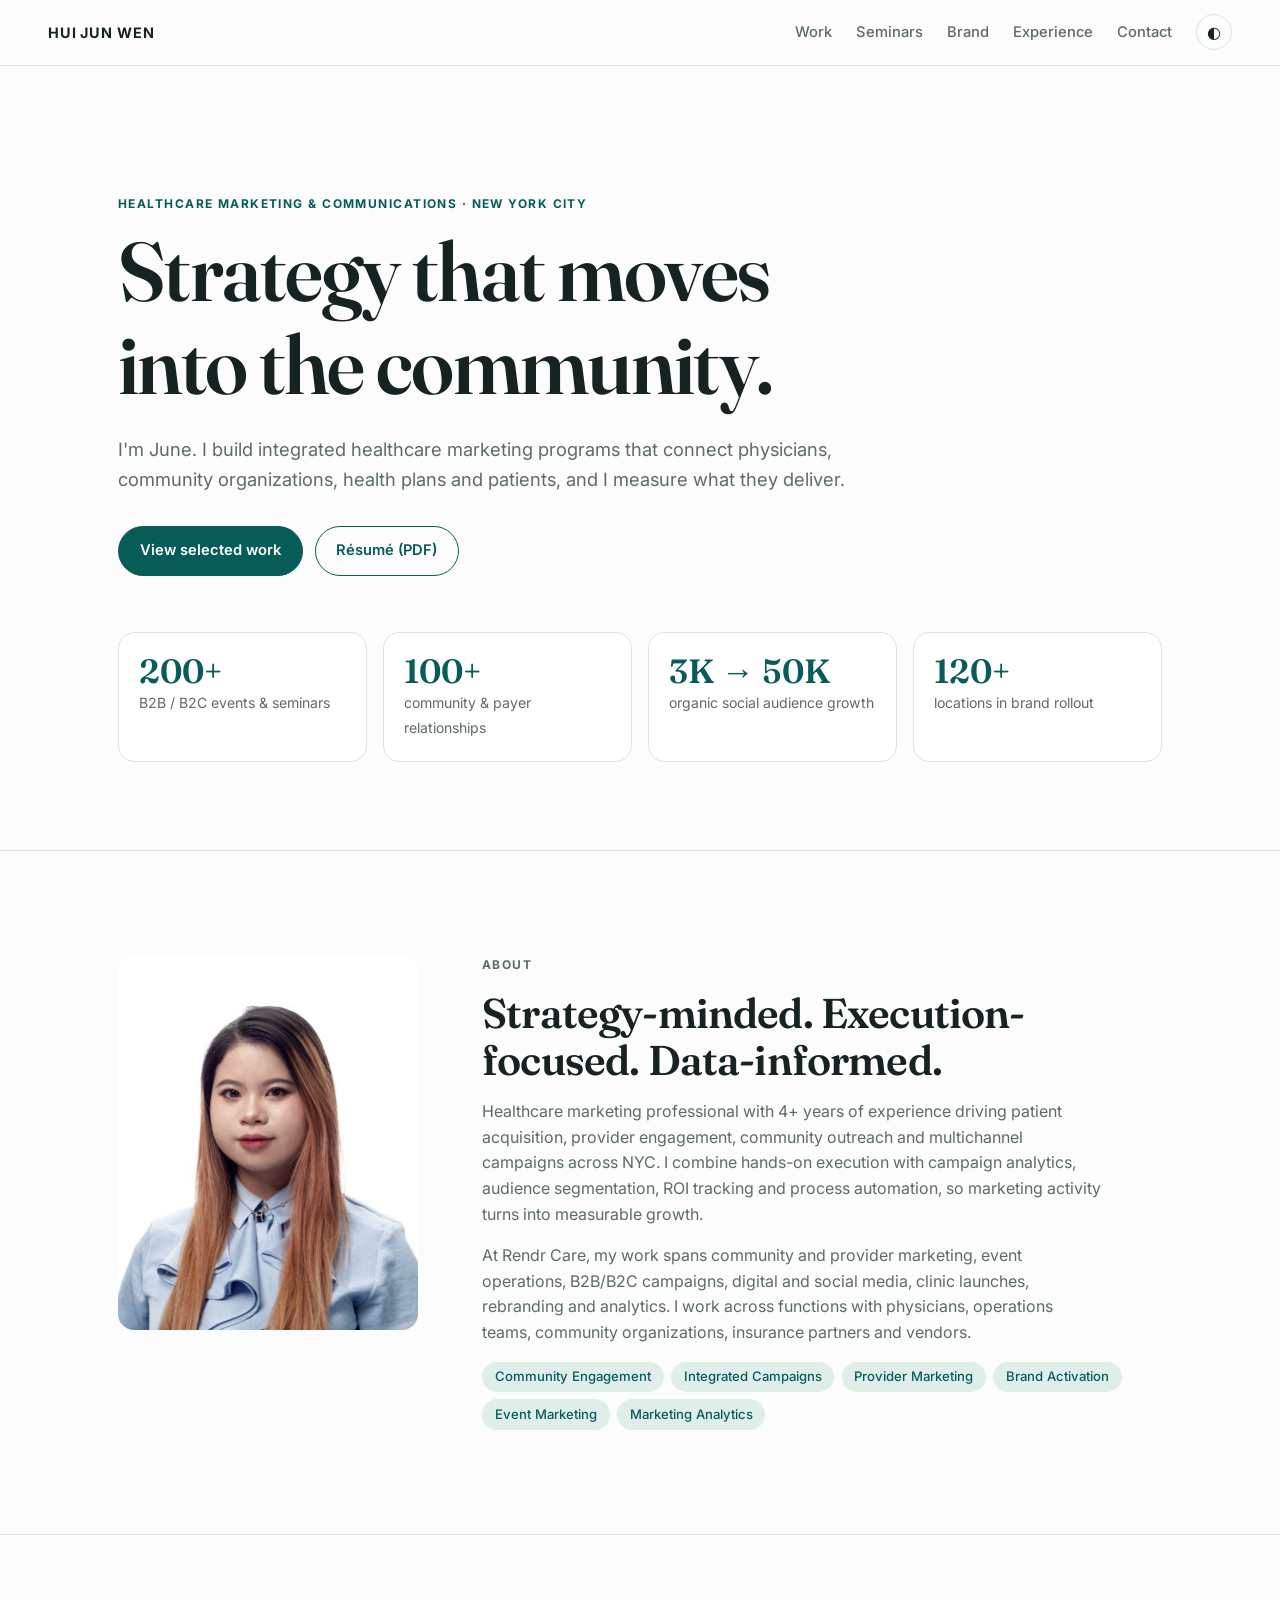
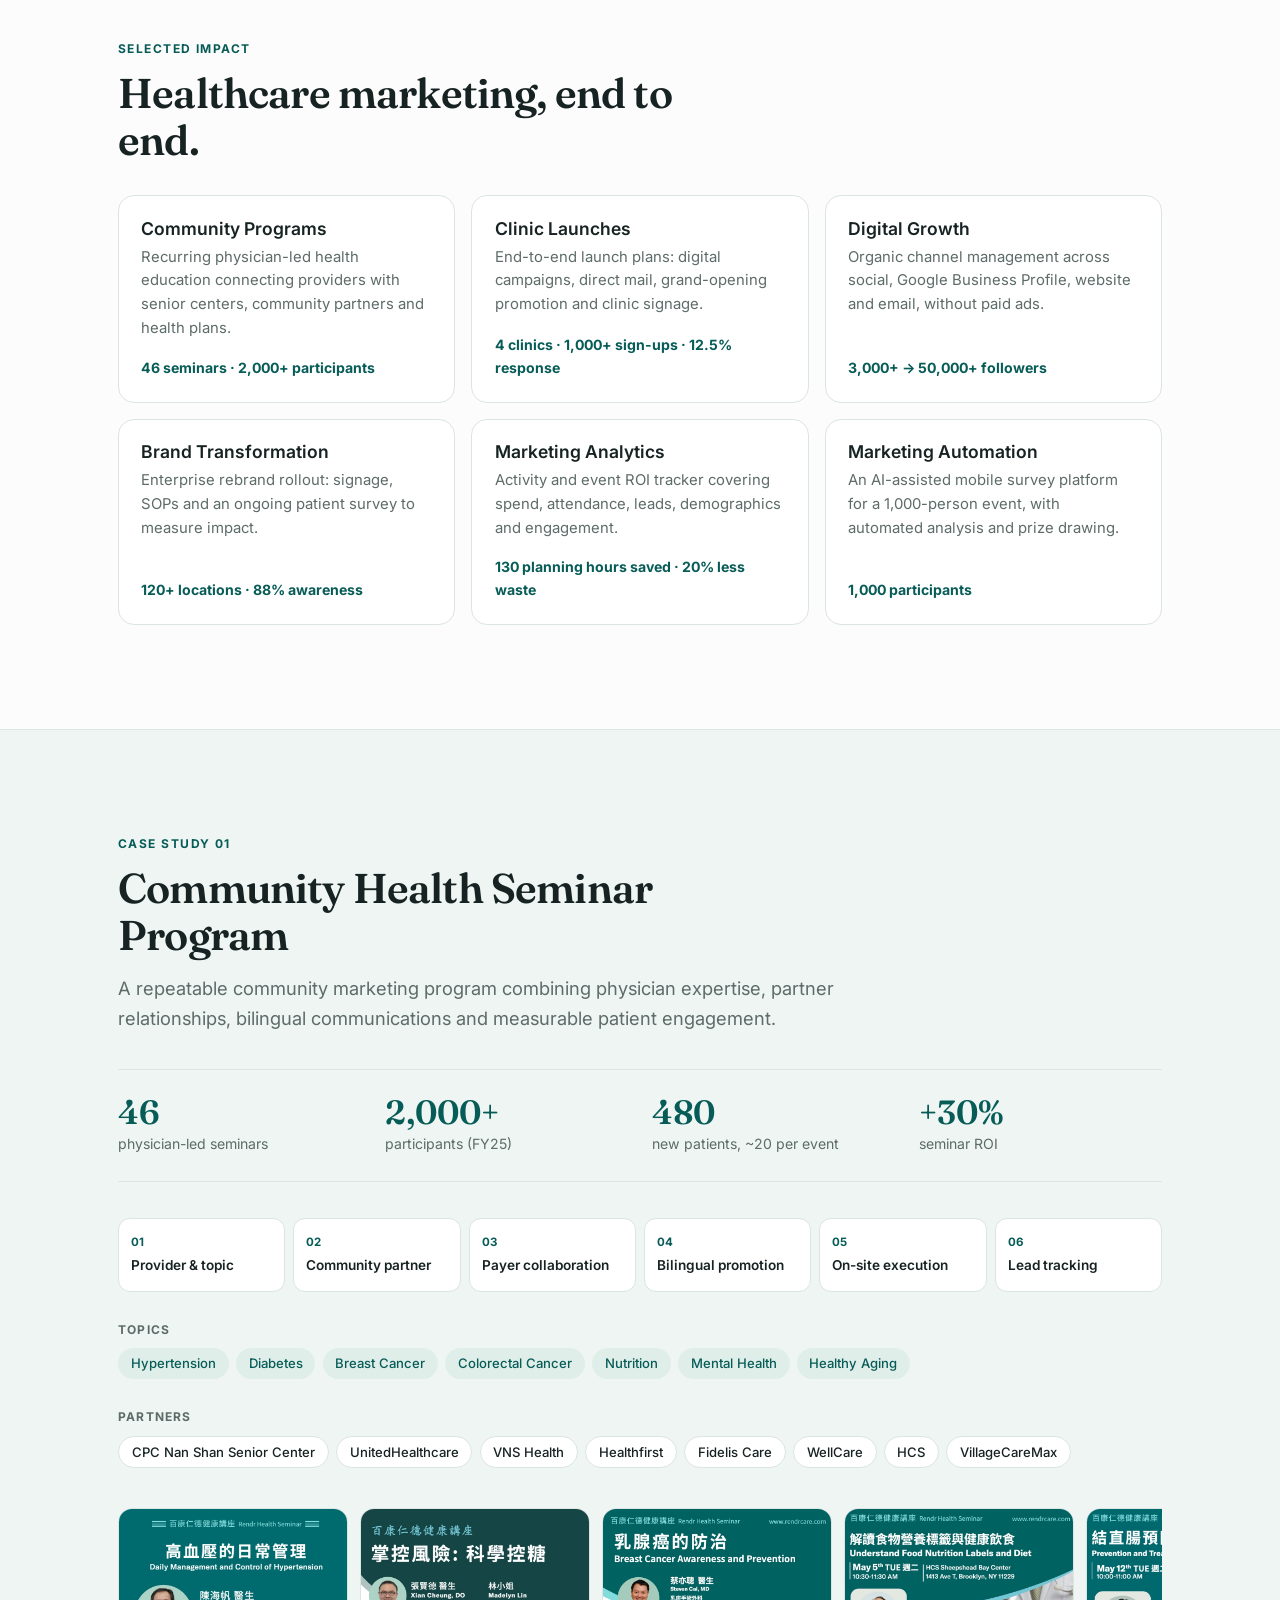
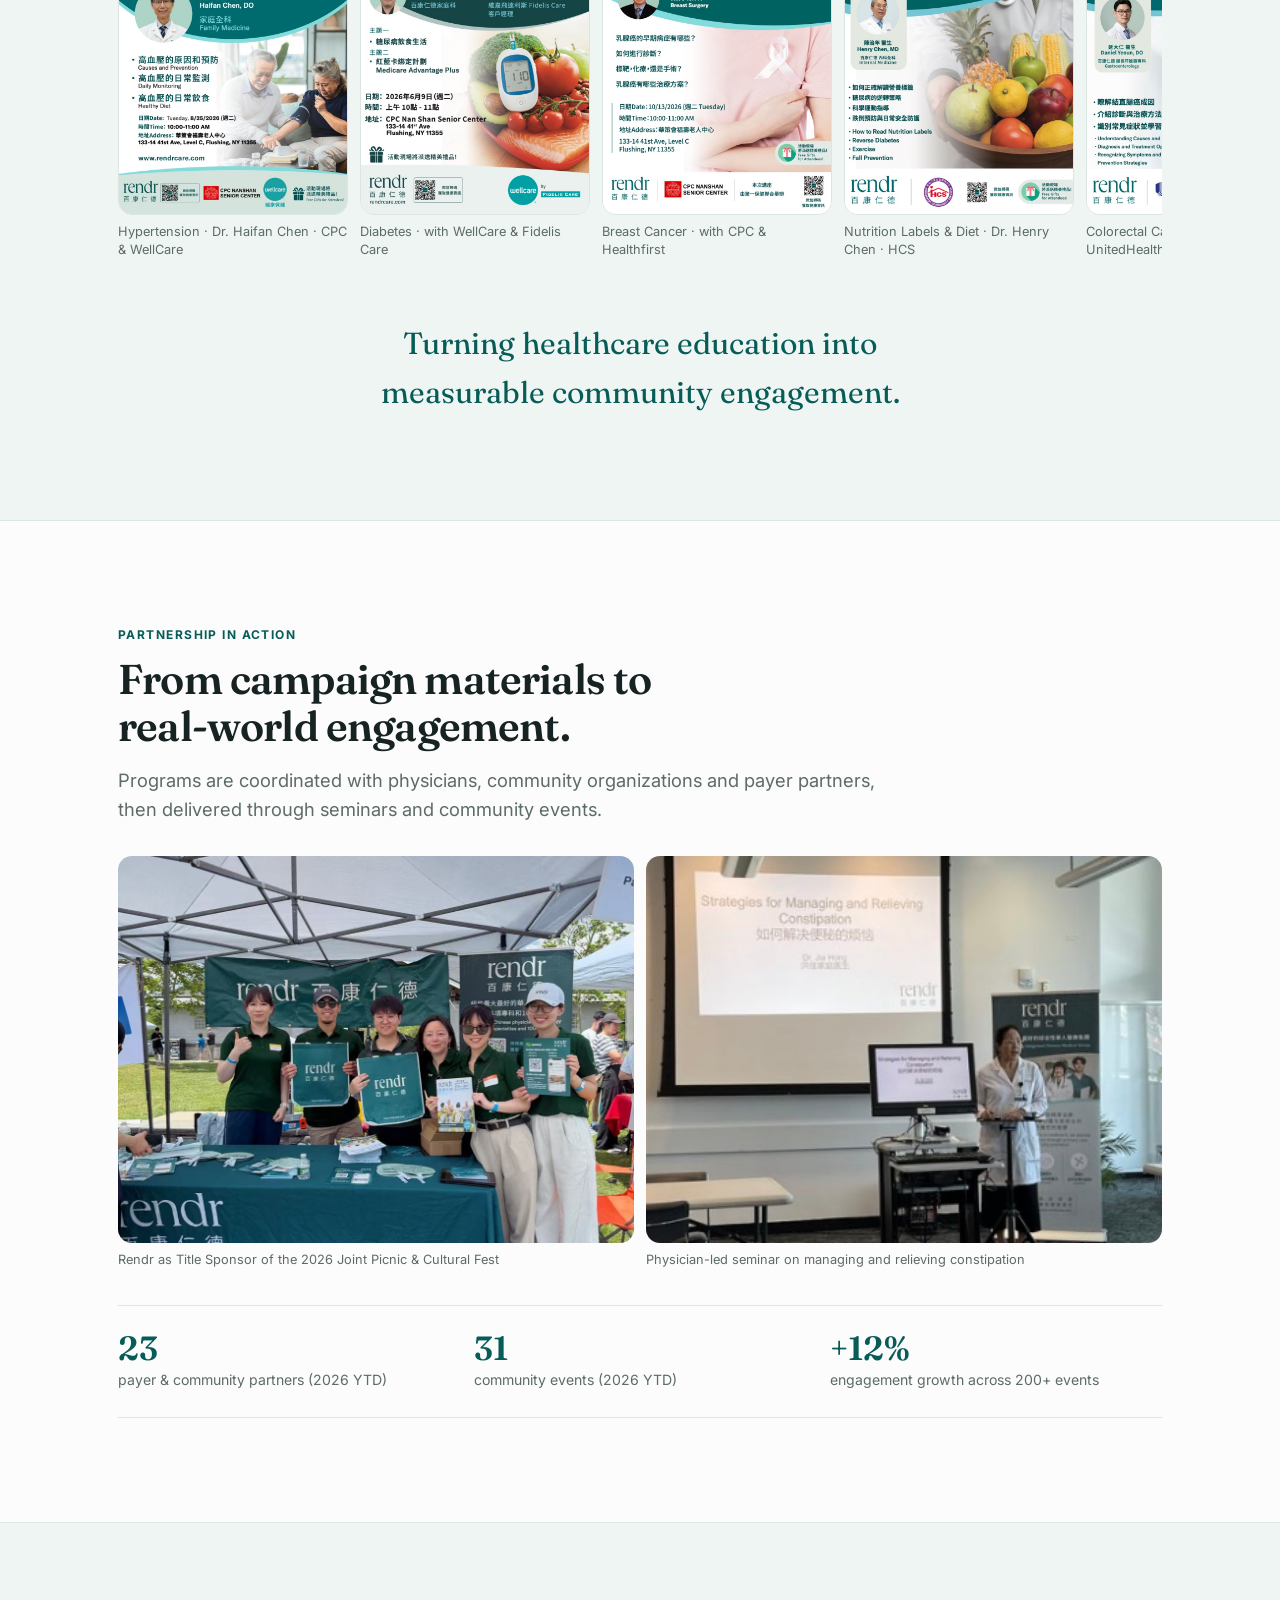
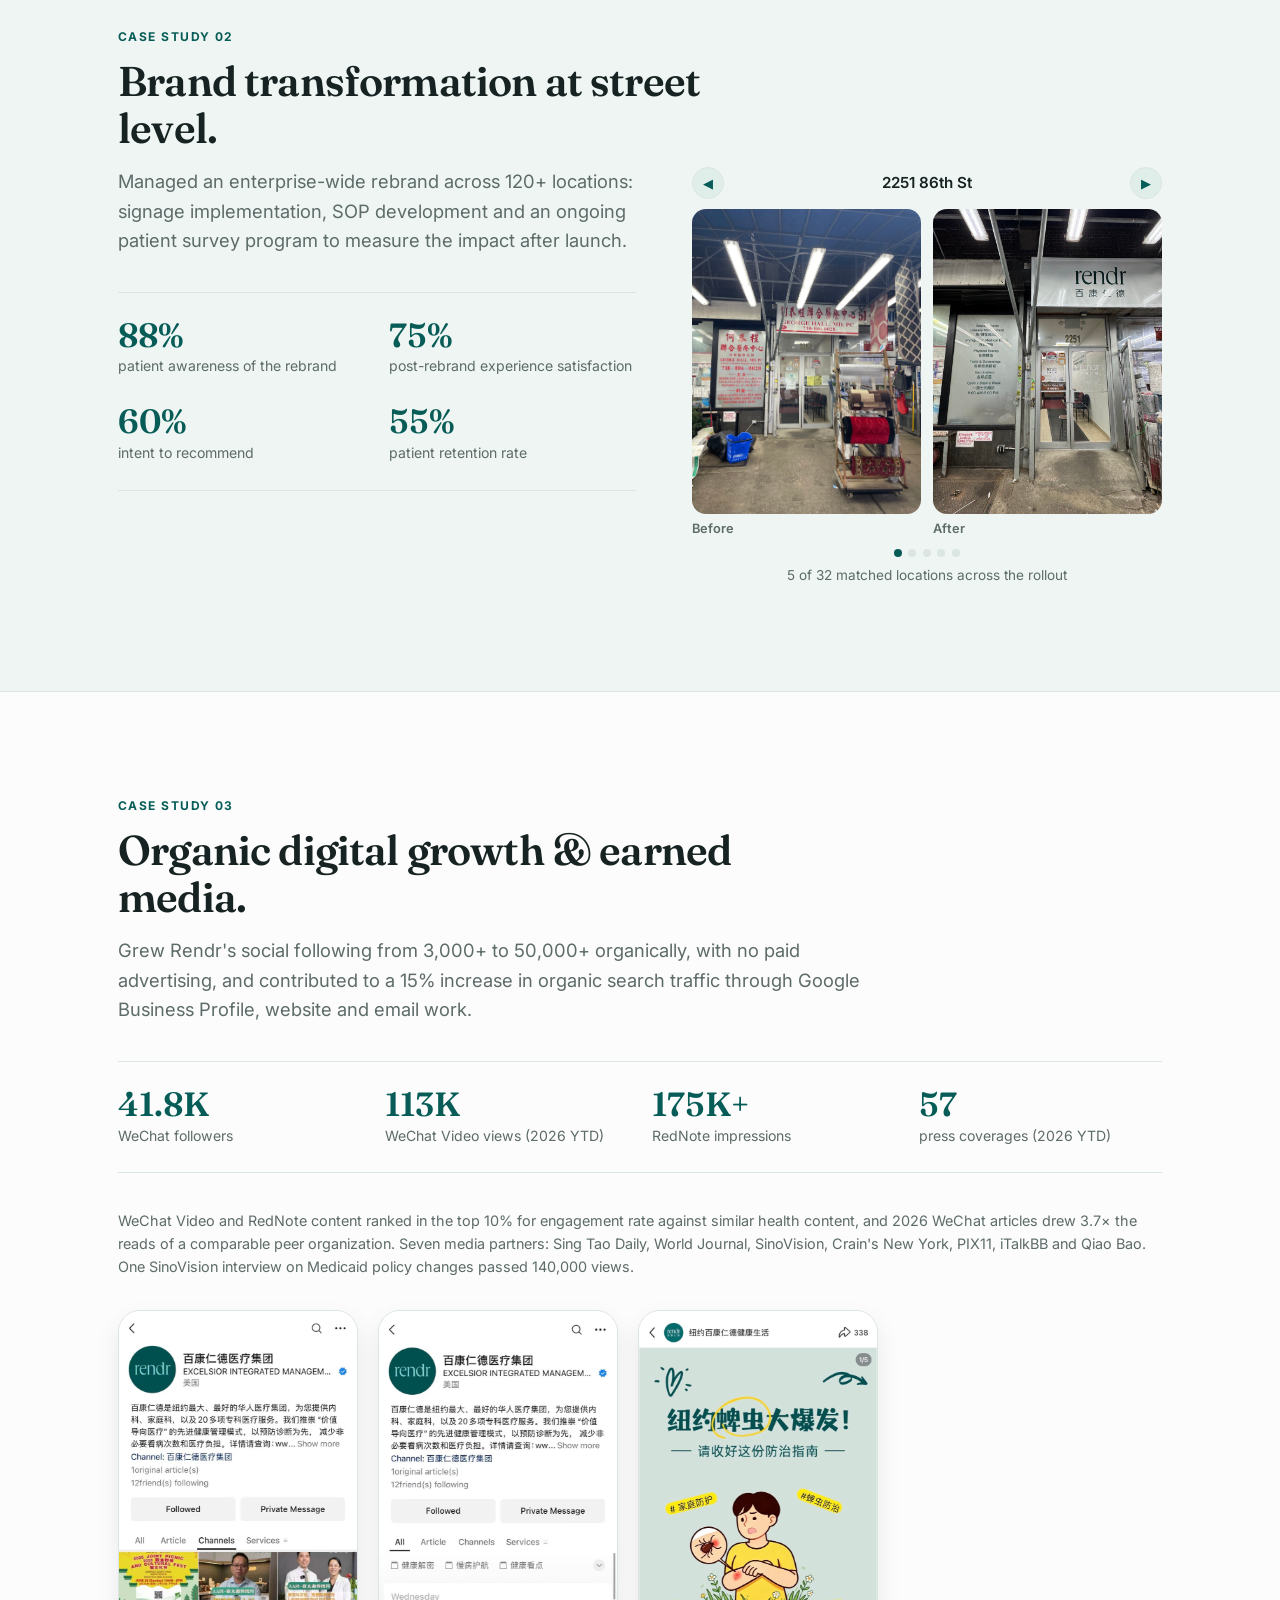
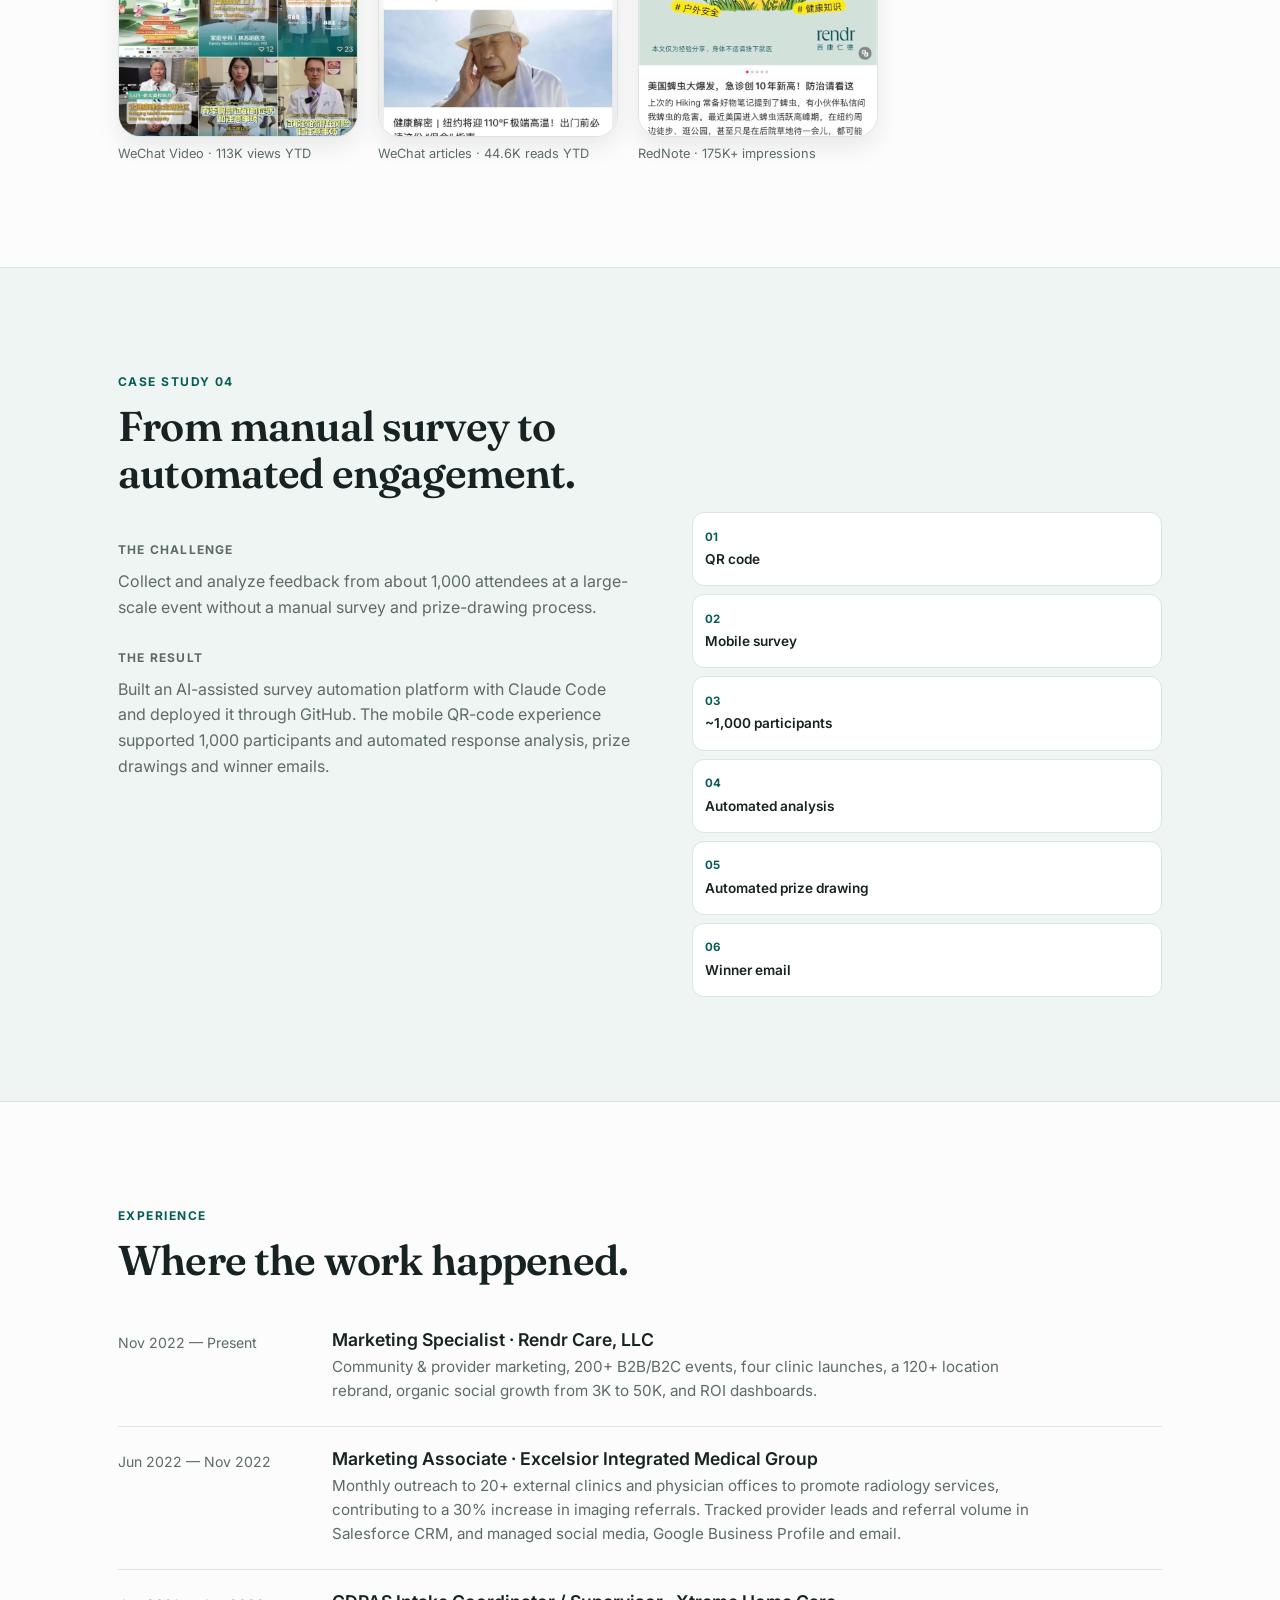
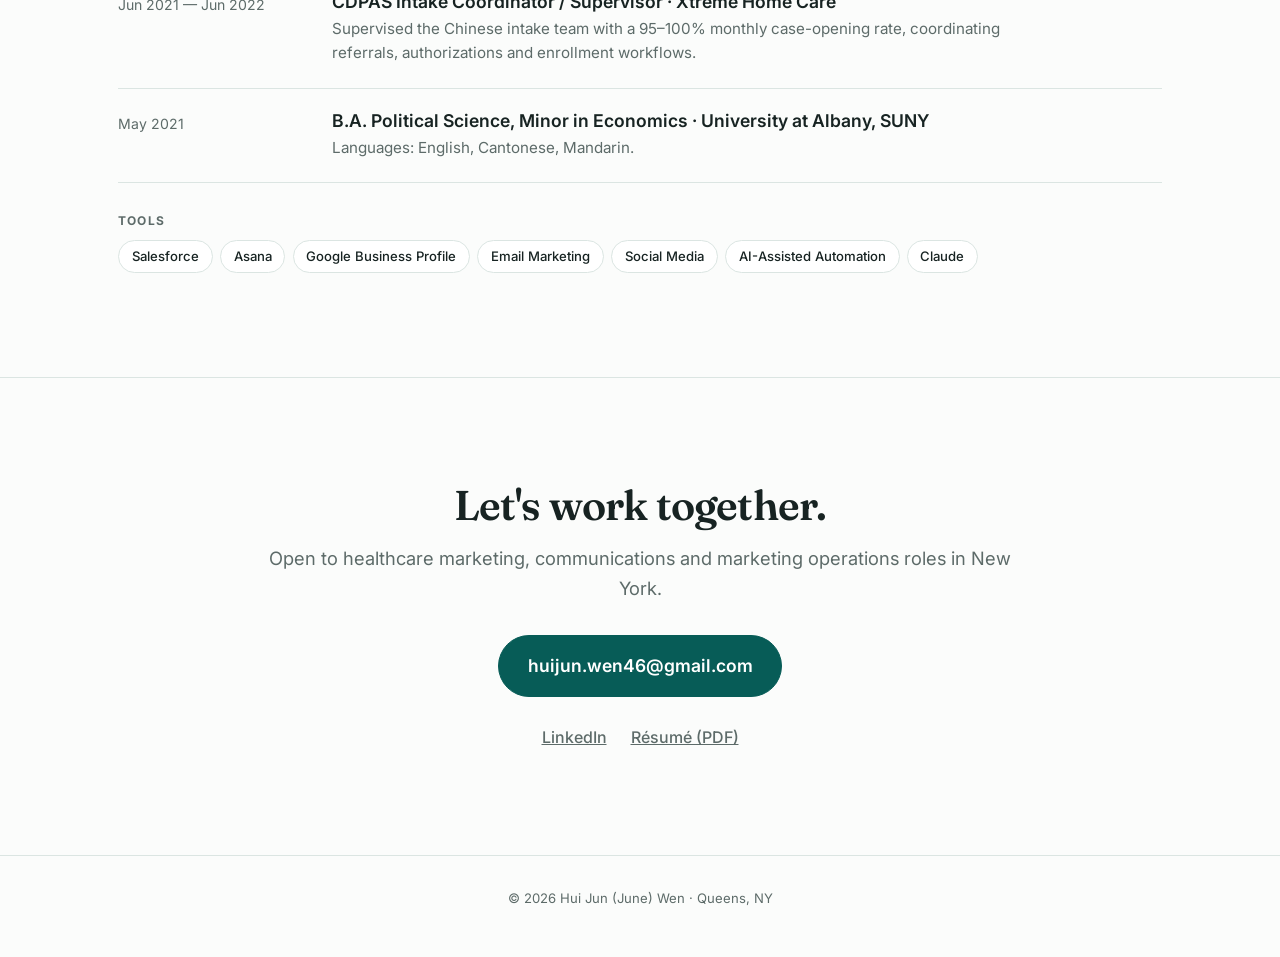
<file: index.html>
<!doctype html>
<html lang="en">
<head>
  <meta charset="utf-8">
  <meta name="viewport" content="width=device-width, initial-scale=1">
  <title>Hui Jun (June) Wen — Healthcare Marketing</title>
  <meta name="description" content="Healthcare marketing & communications portfolio of Hui Jun (June) Wen — community programs, campaigns, brand, digital growth and analytics in New York City.">
  <link rel="preconnect" href="https://fonts.googleapis.com">
  <link rel="preconnect" href="https://fonts.gstatic.com" crossorigin>
  <link href="https://fonts.googleapis.com/css2?family=Fraunces:opsz,wght@9..144,500;9..144,600&family=Inter:wght@400;500;600;700&display=swap" rel="stylesheet">
  <link rel="stylesheet" href="style.css">
</head>
<body>
  <header class="nav">
    <a class="brand" href="#top">Hui Jun Wen</a>
    <button class="nav-toggle" aria-label="Open menu" aria-expanded="false">☰</button>
    <nav class="nav-links">
      <a href="#work">Work</a>
      <a href="#seminars">Seminars</a>
      <a href="events.html">Events</a>
      <a href="#brand">Brand</a>
      <a href="#experience">Experience</a>
      <a href="#contact">Contact</a>
      <button class="theme-toggle" aria-label="Toggle dark mode">◐</button>
    </nav>
  </header>

  <main id="top">
    <!-- HERO -->
    <section class="hero wrap">
      <p class="eyebrow">Healthcare Marketing &amp; Communications · New York City</p>
      <h1>Strategy that moves<br>into the community.</h1>
      <p class="lead">I'm June. I build integrated healthcare marketing programs that connect physicians, community organizations, health plans and patients, and I measure what they deliver.</p>
      <div class="hero-actions">
        <a class="btn primary" href="#work">View selected work</a>
        <a class="btn" href="assets/Hui_Jun_Wen_Resume.pdf" target="_blank" rel="noopener">Résumé (PDF)</a>
      </div>
      <div class="metrics">
        <div class="metric"><strong>200+</strong><span>B2B / B2C events &amp; seminars</span></div>
        <div class="metric"><strong>100+</strong><span>community &amp; payer relationships</span></div>
        <div class="metric"><strong>3K → 50K</strong><span>organic social audience growth</span></div>
        <div class="metric"><strong>120+</strong><span>locations in brand rollout</span></div>
      </div>
    </section>

    <!-- ABOUT -->
    <section id="about" class="section">
      <div class="wrap about">
        <figure class="portrait">
          <img data-slot="Headshot: half-body, business casual" src="assets/headshot.jpg" alt="Portrait of Hui Jun Wen">
        </figure>
        <div>
          <p class="eyebrow">About</p>
          <h2>Strategy-minded. Execution-focused. Data-informed.</h2>
          <p>Healthcare marketing professional with 4+ years of experience driving patient acquisition, provider engagement, community outreach and multichannel campaigns across NYC. I combine hands-on execution with campaign analytics, audience segmentation, ROI tracking and process automation, so marketing activity turns into measurable growth.</p>
          <p>At Rendr Care, my work spans community and provider marketing, event operations, B2B/B2C campaigns, digital and social media, clinic launches, rebranding and analytics. I work across functions with physicians, operations teams, community organizations, insurance partners and vendors.</p>
          <ul class="pills">
            <li>Community Engagement</li><li>Integrated Campaigns</li><li>Provider Marketing</li>
            <li>Brand Activation</li><li>Event Marketing</li><li>Marketing Analytics</li>
          </ul>
        </div>
      </div>
    </section>

    <!-- SELECTED IMPACT -->
    <section id="work" class="section">
      <div class="wrap">
        <p class="eyebrow">Selected impact</p>
        <h2>Healthcare marketing, end to end.</h2>
        <div class="cards">
          <article class="card"><h3>Community Programs</h3><p>Recurring physician-led health education connecting providers with senior centers, community partners and health plans.</p><p class="impact">46 seminars · 2,000+ participants</p></article>
          <article class="card"><h3>Clinic Launches</h3><p>End-to-end launch plans: digital campaigns, direct mail, grand-opening promotion and clinic signage.</p><p class="impact">4 clinics · 1,000+ sign-ups · 12.5% response</p></article>
          <article class="card"><h3>Digital Growth</h3><p>Organic channel management across social, Google Business Profile, website and email, without paid ads.</p><p class="impact">3,000+ → 50,000+ followers</p></article>
          <article class="card"><h3>Brand Transformation</h3><p>Enterprise rebrand rollout: signage, SOPs and an ongoing patient survey to measure impact.</p><p class="impact">120+ locations · 88% awareness</p></article>
          <article class="card"><h3>Marketing Analytics</h3><p>Activity and event ROI tracker covering spend, attendance, leads, demographics and engagement.</p><p class="impact">130 planning hours saved · 20% less waste</p></article>
          <article class="card"><h3>Marketing Automation</h3><p>An AI-assisted mobile survey platform for a 1,000-person event, with automated analysis and prize drawing.</p><p class="impact">1,000 participants</p></article>
        </div>
      </div>
    </section>

    <!-- CASE 01: SEMINARS -->
    <section id="seminars" class="section tint">
      <div class="wrap">
        <p class="eyebrow">Case study 01</p>
        <h2>Community Health Seminar Program</h2>
        <p class="lead">A repeatable community marketing program combining physician expertise, partner relationships, bilingual communications and measurable patient engagement.</p>

        <div class="stats">
          <div><strong>46</strong><span>physician-led seminars</span></div>
          <div><strong>2,000+</strong><span>participants (FY25)</span></div>
          <div><strong>480</strong><span>new patients, ~20 per event</span></div>
          <div><strong>+30%</strong><span>seminar ROI</span></div>
        </div>

        <ol class="flow">
          <li>Provider &amp; topic</li><li>Community partner</li><li>Payer collaboration</li>
          <li>Bilingual promotion</li><li>On-site execution</li><li>Lead tracking</li>
        </ol>

        <p class="label">Topics</p>
        <ul class="pills">
          <li>Hypertension</li><li>Diabetes</li><li>Breast Cancer</li><li>Colorectal Cancer</li>
          <li>Nutrition</li><li>Mental Health</li><li>Healthy Aging</li>
        </ul>
        <p class="label">Partners</p>
        <ul class="pills subtle">
          <li>CPC Nan Shan Senior Center</li><li>UnitedHealthcare</li><li>VNS Health</li><li>Healthfirst</li>
          <li>Fidelis Care</li><li>WellCare</li><li>HCS</li><li>VillageCareMax</li>
        </ul>

        <div class="flyers">
          <figure><img data-slot="Seminar flyer 1" src="assets/flyer_1.jpg" alt="Bilingual seminar flyer: Hypertension · Dr. Haifan Chen · CPC and WellCare" loading="lazy"><figcaption>Hypertension · Dr. Haifan Chen · CPC &amp; WellCare</figcaption></figure>
          <figure><img data-slot="Seminar flyer 2" src="assets/flyer_2.jpg" alt="Bilingual seminar flyer: Diabetes · with WellCare and Fidelis Care" loading="lazy"><figcaption>Diabetes · with WellCare &amp; Fidelis Care</figcaption></figure>
          <figure><img data-slot="Seminar flyer 3" src="assets/flyer_3.jpg" alt="Bilingual seminar flyer: Breast Cancer · with CPC and Healthfirst" loading="lazy"><figcaption>Breast Cancer · with CPC &amp; Healthfirst</figcaption></figure>
          <figure><img data-slot="Seminar flyer 4" src="assets/flyer_4.jpg" alt="Bilingual seminar flyer: Nutrition Labels and Diet · Dr. Henry Chen · HCS" loading="lazy"><figcaption>Nutrition Labels &amp; Diet · Dr. Henry Chen · HCS</figcaption></figure>
          <figure><img data-slot="Seminar flyer 5" src="assets/flyer_5.jpg" alt="Bilingual seminar flyer: Colorectal Cancer · with UnitedHealthcare" loading="lazy"><figcaption>Colorectal Cancer · with UnitedHealthcare</figcaption></figure>
          <figure><img data-slot="Seminar flyer 6" src="assets/flyer_6.jpg" alt="Bilingual seminar flyer: Sleep and Mental Health · with CPC and Healthfirst" loading="lazy"><figcaption>Sleep &amp; Mental Health · with CPC &amp; Healthfirst</figcaption></figure>
          <figure><img data-slot="Seminar flyer 7" src="assets/flyer_7.jpg" alt="Bilingual seminar flyer: Healthy Aging · Dr. Zhengbo Huang · VNS Health" loading="lazy"><figcaption>Healthy Aging · Dr. Zhengbo Huang · VNS Health</figcaption></figure>
        </div>
        <p class="quote">Turning healthcare education into measurable community engagement.</p>
      </div>
    </section>

    <!-- PARTNERSHIPS -->
    <section id="partnership" class="section">
      <div class="wrap">
        <p class="eyebrow">Partnership in action</p>
        <h2>From campaign materials to real-world engagement.</h2>
        <p class="lead">Programs are coordinated with physicians, community organizations and payer partners, then delivered through seminars and community events.</p>
        <div class="photos" data-featured>
          <figure><img data-slot="Event photo: community fest" src="assets/event_1.jpg" alt="Rendr team at a community event booth" loading="lazy"><figcaption>Rendr as Title Sponsor of the 2026 Joint Picnic &amp; Cultural Fest</figcaption></figure>
          <figure><img data-slot="Event photo: health seminar" src="assets/event_2.jpg" alt="Physician presenting at a community health seminar" loading="lazy"><figcaption>Physician-led seminar on managing and relieving constipation</figcaption></figure>
        </div>
        <p class="more"><a href="events.html">See all events →</a></p>
        <div class="stats compact">
          <div><strong>23</strong><span>payer &amp; community partners (2026 YTD)</span></div>
          <div><strong>31</strong><span>community events (2026 YTD)</span></div>
          <div><strong>+12%</strong><span>engagement growth across 200+ events</span></div>
        </div>
      </div>
    </section>

    <!-- CASE 02: BRAND -->
    <section id="brand" class="section tint">
      <div class="wrap">
        <p class="eyebrow">Case study 02</p>
        <h2>Brand transformation at street level.</h2>
        <div class="split">
          <div>
            <p class="lead">Managed an enterprise-wide rebrand across 120+ locations: signage implementation, SOP development and an ongoing patient survey program to measure the impact after launch.</p>
            <div class="stats two">
              <div><strong>88%</strong><span>patient awareness of the rebrand</span></div>
              <div><strong>75%</strong><span>post-rebrand experience satisfaction</span></div>
              <div><strong>60%</strong><span>intent to recommend</span></div>
              <div><strong>55%</strong><span>patient retention rate</span></div>
            </div>
          </div>
          <div class="beforeafter" data-ba>
            <div class="ba-head">
              <button type="button" class="ba-nav ba-prev" aria-label="Previous location">◀</button>
              <span class="ba-label" data-ba-label>2251 86th St</span>
              <button type="button" class="ba-nav ba-next" aria-label="Next location">▶</button>
            </div>
            <div class="ba-pairs">
            <div class="ba-pair active" data-ba-pair data-label="2251 86th St">
              <figure><img src="assets/rebrand/2251-86th-st-before.jpg" alt="Signage at 2251 86th St before the Rendr rebrand" data-slot="Before: 2251 86th St" loading="lazy"><figcaption>Before</figcaption></figure>
              <figure><img src="assets/rebrand/2251-86th-st-after.jpg" alt="Rendr signage at 2251 86th St after the rebrand" data-slot="After: 2251 86th St" loading="lazy"><figcaption>After</figcaption></figure>
            </div>
            <div class="ba-pair" data-ba-pair data-label="94 Bowery">
              <figure><img src="assets/rebrand/94-bowery-before.jpg" alt="Signage at 94 Bowery before the Rendr rebrand" data-slot="Before: 94 Bowery" loading="lazy"><figcaption>Before</figcaption></figure>
              <figure><img src="assets/rebrand/94-bowery-after.jpg" alt="Rendr signage at 94 Bowery after the rebrand" data-slot="After: 94 Bowery" loading="lazy"><figcaption>After</figcaption></figure>
            </div>
            <div class="ba-pair" data-ba-pair data-label="1865 86th St">
              <figure><img src="assets/rebrand/1865-86th-st-before.jpg" alt="Signage at 1865 86th St before the Rendr rebrand" data-slot="Before: 1865 86th St" loading="lazy"><figcaption>Before</figcaption></figure>
              <figure><img src="assets/rebrand/1865-86th-st-after.jpg" alt="Rendr signage at 1865 86th St after the rebrand" data-slot="After: 1865 86th St" loading="lazy"><figcaption>After</figcaption></figure>
            </div>
            <div class="ba-pair" data-ba-pair data-label="217 Grand ST 401">
              <figure><img src="assets/rebrand/217-grand-st-401-before.jpg" alt="Signage at 217 Grand ST 401 before the Rendr rebrand" data-slot="Before: 217 Grand ST 401" loading="lazy"><figcaption>Before</figcaption></figure>
              <figure><img src="assets/rebrand/217-grand-st-401-after.jpg" alt="Rendr signage at 217 Grand ST 401 after the rebrand" data-slot="After: 217 Grand ST 401" loading="lazy"><figcaption>After</figcaption></figure>
            </div>
            <div class="ba-pair" data-ba-pair data-label="729 61st ST">
              <figure><img src="assets/rebrand/729-61st-st-before.jpg" alt="Signage at 729 61st ST before the Rendr rebrand" data-slot="Before: 729 61st ST" loading="lazy"><figcaption>Before</figcaption></figure>
              <figure><img src="assets/rebrand/729-61st-st-after.jpg" alt="Rendr signage at 729 61st ST after the rebrand" data-slot="After: 729 61st ST" loading="lazy"><figcaption>After</figcaption></figure>
            </div>
            </div>
            <div class="ba-dots" data-ba-dots aria-hidden="true"></div>
            <p class="ba-note">5 of 32 matched locations across the rollout</p>
          </div>
        </div>
      </div>
    </section>

    <!-- CASE 03: DIGITAL & PR -->
    <section class="section">
      <div class="wrap">
        <p class="eyebrow">Case study 03</p>
        <h2>Organic digital growth &amp; earned media.</h2>
        <p class="lead">Grew Rendr's social following from 3,000+ to 50,000+ organically, with no paid advertising, and contributed to a 15% increase in organic search traffic through Google Business Profile, website and email work.</p>
        <div class="stats">
          <div><strong>41.8K</strong><span>WeChat followers</span></div>
          <div><strong>113K</strong><span>WeChat Video views (2026 YTD)</span></div>
          <div><strong>175K+</strong><span>RedNote impressions</span></div>
          <div><strong>57</strong><span>press coverages (2026 YTD)</span></div>
        </div>
        <p class="note">WeChat Video and RedNote content ranked in the top 10% for engagement rate against similar health content, and 2026 WeChat articles drew 3.7× the reads of a comparable peer organization. Seven media partners: Sing Tao Daily, World Journal, SinoVision, Crain's New York, PIX11, iTalkBB and Qiao Bao. One SinoVision interview on Medicaid policy changes passed 140,000 views.</p>
        <div class="phones">
          <figure><img data-slot="WeChat Video channel" src="assets/digital_wechat_video.jpg" alt="WeChat Video channel screenshot" loading="lazy"><figcaption>WeChat Video · 113K views YTD</figcaption></figure>
          <figure><img data-slot="WeChat articles" src="assets/digital_wechat_article.jpg" alt="WeChat official account screenshot" loading="lazy"><figcaption>WeChat articles · 44.6K reads YTD</figcaption></figure>
          <figure><img data-slot="RedNote account" src="assets/digital_rednote.jpg" alt="RedNote account screenshot" loading="lazy"><figcaption>RedNote · 175K+ impressions</figcaption></figure>
        </div>
      </div>
    </section>

    <!-- CASE 04: AUTOMATION -->
    <section class="section tint">
      <div class="wrap">
        <p class="eyebrow">Case study 04</p>
        <h2>From manual survey to automated engagement.</h2>
        <div class="split">
          <div>
            <p class="label">The challenge</p>
            <p>Collect and analyze feedback from about 1,000 attendees at a large-scale event without a manual survey and prize-drawing process.</p>
            <p class="label">The result</p>
            <p>Built an AI-assisted survey automation platform with Claude Code and deployed it through GitHub. The mobile QR-code experience supported 1,000 participants and automated response analysis, prize drawings and winner emails.</p>
          </div>
          <ol class="flow vertical">
            <li>QR code</li><li>Mobile survey</li><li>~1,000 participants</li>
            <li>Automated analysis</li><li>Automated prize drawing</li><li>Winner email</li>
          </ol>
        </div>
      </div>
    </section>

    <!-- EXPERIENCE -->
    <section id="experience" class="section">
      <div class="wrap">
        <p class="eyebrow">Experience</p>
        <h2>Where the work happened.</h2>
        <ol class="timeline">
          <li>
            <span class="when">Nov 2022 — Present</span>
            <div>
              <h3>Marketing Specialist · Rendr Care, LLC</h3>
              <p>Community &amp; provider marketing, 200+ B2B/B2C events, four clinic launches, a 120+ location rebrand, organic social growth from 3K to 50K, and ROI dashboards.</p>
            </div>
          </li>
          <li>
            <span class="when">Jun 2022 — Nov 2022</span>
            <div>
              <h3>Marketing Associate · Excelsior Integrated Medical Group</h3>
              <p>Monthly outreach to 20+ external clinics and physician offices to promote radiology services, contributing to a 30% increase in imaging referrals. Tracked provider leads and referral volume in Salesforce CRM, and managed social media, Google Business Profile and email.</p>
            </div>
          </li>
          <li>
            <span class="when">Jun 2021 — Jun 2022</span>
            <div>
              <h3>CDPAS Intake Coordinator / Supervisor · Xtreme Home Care</h3>
              <p>Supervised the Chinese intake team with a 95–100% monthly case-opening rate, coordinating referrals, authorizations and enrollment workflows.</p>
            </div>
          </li>
          <li>
            <span class="when">May 2021</span>
            <div>
              <h3>B.A. Political Science, Minor in Economics · University at Albany, SUNY</h3>
              <p>Languages: English, Cantonese, Mandarin.</p>
            </div>
          </li>
        </ol>
        <p class="label">Tools</p>
        <ul class="pills subtle">
          <li>Salesforce</li><li>Asana</li><li>Google Business Profile</li><li>Email Marketing</li>
          <li>Social Media</li><li>AI-Assisted Automation</li><li>Claude</li>
        </ul>
      </div>
    </section>

    <!-- CONTACT -->
    <section id="contact" class="section contact">
      <div class="wrap">
        <h2>Let's work together.</h2>
        <p class="lead">Open to healthcare marketing, communications and marketing operations roles in New York.</p>
        <a class="btn primary big" href="mailto:huijun.wen46@gmail.com">huijun.wen46@gmail.com</a>
        <div class="socials">
          <a href="https://www.linkedin.com/in/huijunwen46/" target="_blank" rel="noopener">LinkedIn</a>
          <a href="assets/Hui_Jun_Wen_Resume.pdf" target="_blank" rel="noopener">Résumé (PDF)</a>
        </div>
      </div>
    </section>
  </main>

  <footer class="footer">© <span id="year"></span> Hui Jun (June) Wen · Queens, NY</footer>

  <script src="data/events.js"></script>
  <script src="script.js"></script>
</body>
</html>
</file>
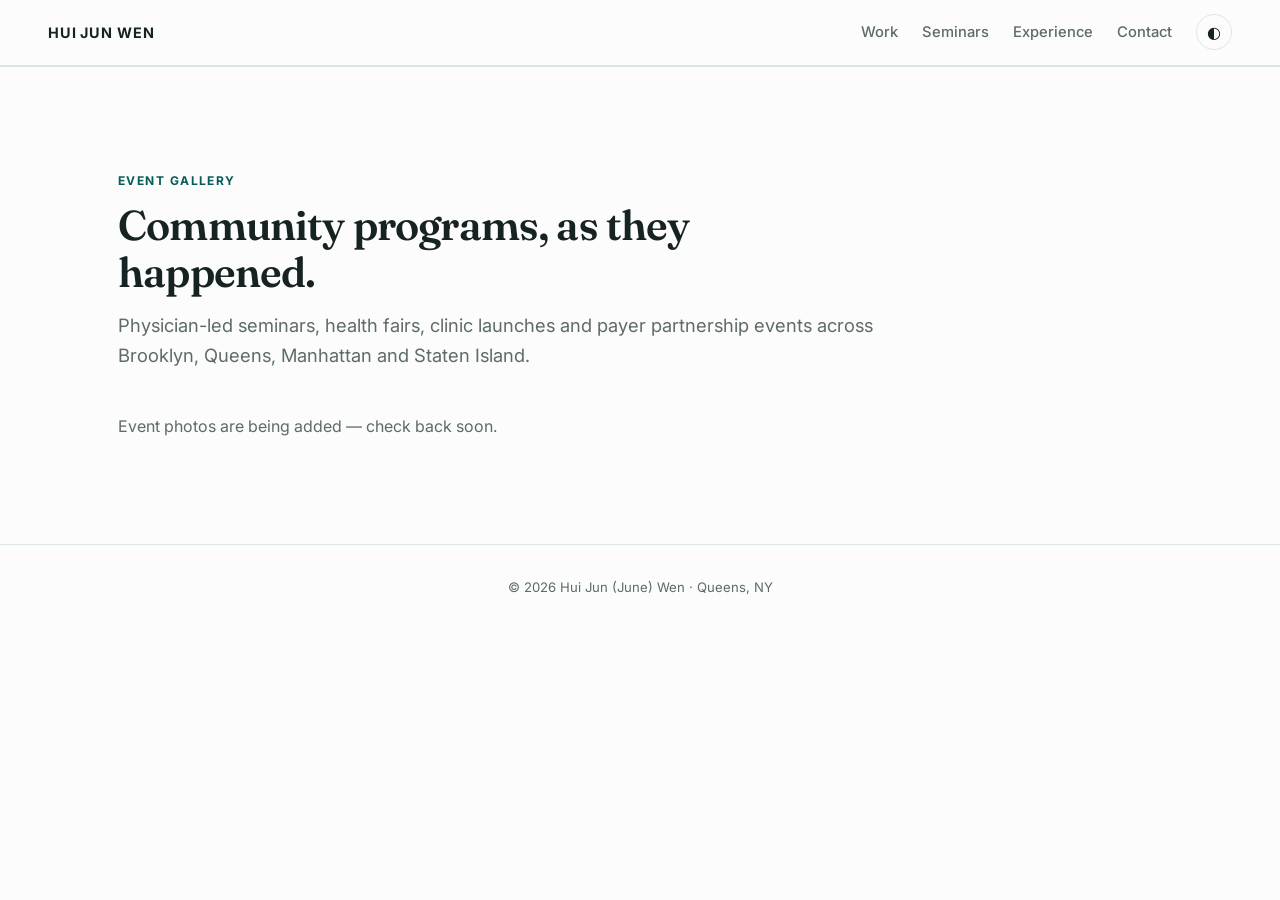
<file: events.html>
<!doctype html>
<html lang="en">
<head>
  <meta charset="utf-8">
  <meta name="viewport" content="width=device-width, initial-scale=1">
  <title>Event Gallery — Hui Jun (June) Wen</title>
  <meta name="description" content="Community health seminars, health fairs, clinic grand openings and payer partnership events led by Hui Jun (June) Wen in New York City.">
  <link rel="preconnect" href="https://fonts.googleapis.com">
  <link rel="preconnect" href="https://fonts.gstatic.com" crossorigin>
  <link href="https://fonts.googleapis.com/css2?family=Fraunces:opsz,wght@9..144,500;9..144,600&family=Inter:wght@400;500;600;700&display=swap" rel="stylesheet">
  <link rel="stylesheet" href="style.css">
  <link rel="stylesheet" href="gallery.css">
</head>
<body>
  <header class="nav">
    <a class="brand" href="index.html">Hui Jun Wen</a>
    <button class="nav-toggle" aria-label="Open menu" aria-expanded="false">☰</button>
    <nav class="nav-links">
      <a href="index.html#work">Work</a>
      <a href="index.html#seminars">Seminars</a>
      <a href="events.html" aria-current="page">Events</a>
      <a href="index.html#experience">Experience</a>
      <a href="index.html#contact">Contact</a>
      <button class="theme-toggle" aria-label="Toggle dark mode">◐</button>
    </nav>
  </header>

  <main id="top">
    <noscript>
      <p class="wrap gal-noscript">This gallery needs JavaScript to load and filter photos.
      Please enable JavaScript, or see the
      <a href="index.html#partnership">Partnership section</a> on the main page.</p>
    </noscript>
    <section class="section" data-gallery>
      <div class="wrap">
        <div class="gal-head">
          <p class="eyebrow">Event gallery</p>
          <h2>Community programs, as they happened.</h2>
          <p class="lead">Physician-led seminars, health fairs, clinic launches and payer partnership events across Brooklyn, Queens, Manhattan and Staten Island.</p>
        </div>
        <div class="gal-filters">
          <div class="gal-bar" data-gallery-years role="group" aria-label="Filter by year"></div>
          <div class="gal-bar" data-gallery-categories role="group" aria-label="Filter by type"></div>
        </div>
        <p class="gal-count" data-gallery-count></p>
        <div class="gal-grid" data-gallery-grid></div>
      </div>
    </section>
  </main>

  <footer class="footer">© <span id="year"></span> Hui Jun (June) Wen · Queens, NY</footer>

  <script src="data/events.js"></script>
  <script src="gallery.js"></script>
  <script src="script.js"></script>
</body>
</html>
</file>
<file: style.css>
:root {
  --bg: #fbfcfb;
  --tint: #eef5f2;
  --surface: #ffffff;
  --text: #172322;
  --muted: #5d6b69;
  --line: #dbe5e2;
  --accent: #075c57;
  --accent-soft: #e0eeea;
  --accent-text: #ffffff;
  --radius: 16px;
  --serif: "Fraunces", Georgia, serif;
  --sans: "Inter", system-ui, -apple-system, sans-serif;
}

@media (prefers-color-scheme: dark) {
  :root:not([data-theme="light"]) {
    --bg: #0f1615;
    --tint: #131d1b;
    --surface: #18221f;
    --text: #e9f0ee;
    --muted: #9aaba7;
    --line: #26332f;
    --accent: #5cc2b3;
    --accent-soft: #1b2e2a;
    --accent-text: #0f1615;
  }
}
:root[data-theme="dark"] {
  --bg: #0f1615;
  --tint: #131d1b;
  --surface: #18221f;
  --text: #e9f0ee;
  --muted: #9aaba7;
  --line: #26332f;
  --accent: #5cc2b3;
  --accent-soft: #1b2e2a;
  --accent-text: #0f1615;
}

* { box-sizing: border-box; margin: 0; padding: 0; }
html { scroll-behavior: smooth; }
body {
  background: var(--bg);
  color: var(--text);
  font-family: var(--sans);
  line-height: 1.6;
  -webkit-font-smoothing: antialiased;
}
a { color: inherit; }
img { display: block; max-width: 100%; }
h1, h2, h3 { line-height: 1.12; }
h1, h2 { font-family: var(--serif); font-weight: 600; letter-spacing: -0.02em; }
h2 { font-size: clamp(1.8rem, 4vw, 2.6rem); margin-bottom: 1rem; max-width: 22ch; }
h3 { font-size: 1.1rem; font-weight: 600; }

.wrap { max-width: 1140px; margin: 0 auto; padding: 0 clamp(16px, 5vw, 48px); }
.section { padding: clamp(4rem, 9vw, 6.5rem) 0; border-top: 1px solid var(--line); }
.tint { background: var(--tint); }
.eyebrow { color: var(--accent); font-weight: 700; letter-spacing: .12em; text-transform: uppercase; font-size: .75rem; margin-bottom: .75rem; }
.lead { font-size: clamp(1.02rem, 1.6vw, 1.15rem); color: var(--muted); max-width: 64ch; }
.label { font-size: .75rem; font-weight: 700; letter-spacing: .1em; text-transform: uppercase; color: var(--muted); margin: 1.75rem 0 .6rem; }
.note { color: var(--muted); font-size: .9rem; margin-top: 1.25rem; }

/* Nav */
.nav {
  position: sticky; top: 0; z-index: 10;
  display: flex; align-items: center; justify-content: space-between;
  padding: .9rem clamp(16px, 5vw, 48px);
  background: color-mix(in srgb, var(--bg) 88%, transparent);
  backdrop-filter: blur(12px);
  border-bottom: 1px solid var(--line);
}
.brand { font-weight: 700; letter-spacing: .06em; text-transform: uppercase; font-size: .9rem; text-decoration: none; }
.nav-links { display: flex; gap: 1.5rem; align-items: center; }
.nav-links a { text-decoration: none; color: var(--muted); font-weight: 500; font-size: .92rem; }
.nav-links a:hover { color: var(--text); }
.theme-toggle, .nav-toggle {
  background: none; border: 1px solid var(--line); color: var(--text);
  border-radius: 999px; width: 36px; height: 36px; cursor: pointer; font-size: 1rem;
}
.nav-toggle { display: none; }

/* Hero */
.hero { padding-top: clamp(4.5rem, 12vw, 8rem); padding-bottom: clamp(3.5rem, 8vw, 5.5rem); }
.hero h1 { font-size: clamp(2.6rem, 7.5vw, 5.2rem); margin-bottom: 1.5rem; }
.hero-actions { display: flex; gap: .75rem; margin-top: 2rem; flex-wrap: wrap; }
.metrics { display: grid; grid-template-columns: repeat(4, 1fr); gap: 1rem; margin-top: 3.5rem; }
.metric { background: var(--surface); border: 1px solid var(--line); border-radius: var(--radius); padding: 1.25rem; }
.metric strong, .stats strong { display: block; font-family: var(--serif); font-size: clamp(1.6rem, 3vw, 2.1rem); color: var(--accent); font-weight: 600; line-height: 1.1; }
.metric span, .stats span { color: var(--muted); font-size: .88rem; }

.btn {
  display: inline-block; padding: .75rem 1.3rem; border-radius: 999px;
  border: 1px solid var(--accent); color: var(--accent); text-decoration: none; font-weight: 600; font-size: .92rem;
  transition: transform .15s ease;
}
.btn:hover { transform: translateY(-2px); }
.btn.primary { background: var(--accent); color: var(--accent-text); }
.btn.big { font-size: 1.1rem; padding: 1rem 1.8rem; overflow-wrap: anywhere; }

/* About */
.about { display: grid; grid-template-columns: 300px 1fr; gap: clamp(2rem, 5vw, 4rem); align-items: start; }
.about p { color: var(--muted); margin-bottom: 1rem; max-width: 62ch; }
.portrait { aspect-ratio: 4 / 5; border-radius: var(--radius); overflow: hidden; }
.portrait img, .portrait .slot { width: 100%; height: 100%; object-fit: cover; object-position: 55% 30%; }

.pills { list-style: none; display: flex; flex-wrap: wrap; gap: .45rem; margin-top: .5rem; }
.pills li { font-size: .82rem; padding: .3rem .8rem; border-radius: 999px; background: var(--accent-soft); color: var(--accent); font-weight: 500; }
.pills.subtle li { background: var(--surface); color: var(--text); border: 1px solid var(--line); }

/* Cards */
.cards { display: grid; grid-template-columns: repeat(3, 1fr); gap: 1rem; margin-top: 2rem; }
.card { background: var(--surface); border: 1px solid var(--line); border-radius: var(--radius); padding: 1.4rem; display: flex; flex-direction: column; transition: transform .2s ease, box-shadow .2s ease; }
.card:hover { transform: translateY(-3px); box-shadow: 0 12px 28px rgb(0 0 0 / .06); }
.card h3 { margin-bottom: .45rem; }
.card p { color: var(--muted); font-size: .93rem; }
.card .impact { margin-top: auto; padding-top: 1rem; color: var(--accent); font-weight: 700; font-size: .88rem; }

/* Stats */
.stats { display: grid; grid-template-columns: repeat(4, 1fr); gap: 1.5rem; margin: 2.25rem 0; padding: 1.5rem 0; border-top: 1px solid var(--line); border-bottom: 1px solid var(--line); }
.stats.compact { grid-template-columns: repeat(3, 1fr); margin-bottom: 0; }
.stats.two { grid-template-columns: repeat(2, 1fr); }

/* Flow */
.flow { list-style: none; counter-reset: step; display: grid; grid-template-columns: repeat(6, 1fr); gap: .5rem; }
.flow li { counter-increment: step; background: var(--surface); border: 1px solid var(--line); border-radius: 12px; padding: .9rem .75rem; font-weight: 600; font-size: .85rem; }
.flow li::before { content: "0" counter(step); display: block; color: var(--accent); font-size: .72rem; font-weight: 700; margin-bottom: .2rem; }
.flow.vertical { grid-template-columns: 1fr; }

/* Images & placeholder slots */
.slot {
  display: grid; place-items: center; text-align: center; padding: 1rem;
  background: repeating-linear-gradient(135deg, var(--accent-soft) 0 12px, transparent 12px 24px), var(--surface);
  border: 1.5px dashed color-mix(in srgb, var(--accent) 45%, transparent);
  border-radius: 14px; color: var(--accent); font-size: .8rem; font-weight: 600;
}
.flyers {
  display: grid; grid-auto-flow: column; grid-auto-columns: clamp(170px, 22vw, 230px); gap: .75rem;
  margin-top: 2.5rem; overflow-x: auto; scroll-snap-type: x mandatory; padding-bottom: .75rem;
}
.flyers figure { margin: 0; scroll-snap-align: start; }
.flyers img, .flyers .slot { width: 100%; height: auto; aspect-ratio: 3 / 4; object-fit: cover; object-position: top; border-radius: 14px; }
.flyers img { border: 1px solid var(--line); background: #fff; }
figcaption { font-size: .8rem; color: var(--muted); margin-top: .5rem; line-height: 1.4; }
.photos { display: grid; grid-template-columns: 1fr 1fr; gap: .75rem; margin-top: 2rem; }
.photos figure { margin: 0; }
/* height: auto is required alongside aspect-ratio: when script.js sets the
   img width/height attributes (to reserve layout space before load), an
   explicit height attribute would otherwise win over aspect-ratio for the
   used height, since the attribute becomes a presentation hint. height:
   auto tells the box to derive its height from aspect-ratio instead,
   covering the .featured-grid images too since they are rendered inside
   this same .photos container. See gallery.css for the identical pattern. */
.photos img, .photos .slot { width: 100%; height: auto; aspect-ratio: 4 / 3; object-fit: cover; border-radius: 14px; }
.phones { display: grid; grid-template-columns: repeat(3, minmax(0, 240px)); gap: 1.25rem; margin-top: 2rem; }
.phones figure { margin: 0; }
.phones img, .phones .slot { width: 100%; height: auto; aspect-ratio: 9 / 16; object-fit: cover; object-position: top; border-radius: 22px; border: 1px solid var(--line); box-shadow: 0 10px 24px rgb(0 0 0 / .08); }
.quote { font-family: var(--serif); font-size: clamp(1.3rem, 3vw, 1.9rem); color: var(--accent); text-align: center; max-width: 30ch; margin: 3rem auto 0; }

.split { display: grid; grid-template-columns: 1.1fr 1fr; gap: clamp(2rem, 5vw, 3.5rem); align-items: start; }
.split p { color: var(--muted); max-width: 60ch; }
.beforeafter { display: block; }
.beforeafter figure { margin: 0; }
.beforeafter img, .beforeafter .slot { width: 100%; height: auto; aspect-ratio: 3 / 4; object-fit: cover; border-radius: 14px; }
.beforeafter figcaption { font-weight: 600; }

/* Timeline */
.timeline { list-style: none; margin-top: 1.5rem; }
.timeline li { display: grid; grid-template-columns: 190px 1fr; gap: 1.5rem; padding: 1.4rem 0; border-bottom: 1px solid var(--line); }
.timeline .when { color: var(--muted); font-size: .88rem; padding-top: .1rem; }
.timeline h3 { margin-bottom: .3rem; }
.timeline p { color: var(--muted); font-size: .95rem; max-width: 70ch; }

/* Contact */
.contact { text-align: center; }
.contact h2, .contact .lead { margin-left: auto; margin-right: auto; }
.contact .lead { margin-bottom: 2rem; }
.socials { display: flex; justify-content: center; gap: 1.5rem; margin-top: 1.75rem; flex-wrap: wrap; }
.socials a { color: var(--muted); font-weight: 500; }
.socials a:hover { color: var(--accent); }

.footer { text-align: center; color: var(--muted); font-size: .82rem; padding: 2rem 16px 3rem; border-top: 1px solid var(--line); }

/* Reveal on scroll */
.reveal { opacity: 0; transform: translateY(14px); transition: opacity .6s ease, transform .6s ease; }
.reveal.in { opacity: 1; transform: none; }
@media (prefers-reduced-motion: reduce) {
  .reveal { opacity: 1; transform: none; transition: none; }
  html { scroll-behavior: auto; }
}

/* Responsive */
@media (max-width: 900px) {
  .metrics, .stats { grid-template-columns: repeat(2, 1fr); }
  .cards { grid-template-columns: repeat(2, 1fr); }
  .flow { grid-template-columns: repeat(3, 1fr); }
  .split { grid-template-columns: 1fr; }
}
@media (max-width: 720px) {
  .nav-toggle { display: block; }
  .nav-links {
    display: none; position: absolute; top: 100%; left: 0; right: 0;
    flex-direction: column; gap: 1rem; padding: 1.25rem 16px;
    background: var(--bg); border-bottom: 1px solid var(--line);
  }
  .nav-links.open { display: flex; }
  .about { grid-template-columns: 1fr; }
  .portrait { max-width: 260px; }
  .cards, .stats.compact { grid-template-columns: 1fr; }
  .flow { grid-template-columns: repeat(2, 1fr); }
  .photos { grid-template-columns: 1fr; }
  .phones { grid-template-columns: repeat(3, 1fr); gap: .5rem; }
  .phones img, .phones .slot { border-radius: 14px; }
  .timeline li { grid-template-columns: 1fr; gap: .25rem; }
}

/* Before/after comparison (Case 02) */
.ba-head { display: flex; align-items: center; justify-content: space-between; gap: .5rem; margin-bottom: .6rem; }
.ba-label { font-weight: 600; font-size: .95rem; }
.ba-nav { background: var(--accent-soft); color: var(--accent); border: 1px solid var(--line); border-radius: 999px; width: 2rem; height: 2rem; cursor: pointer; line-height: 1; }
.ba-nav:hover { background: var(--accent); color: var(--accent-text); }
.ba-nav:focus-visible { outline: 2px solid var(--accent); outline-offset: 2px; }
.ba-pair { display: none; grid-template-columns: 1fr 1fr; gap: .75rem; }
.ba-pair:first-child { display: grid; }
.ba-pairs[data-ba-ready] .ba-pair { display: none; }
.ba-pairs[data-ba-ready] .ba-pair.active { display: grid; }
.ba-pair figure { margin: 0; }
.ba-pair img, .ba-pair .slot { width: 100%; height: auto; aspect-ratio: 3 / 4; object-fit: cover; border-radius: 14px; }
.ba-pair figcaption { font-weight: 600; margin-top: .35rem; }
.ba-dots { display: flex; gap: .4rem; justify-content: center; margin-top: .7rem; }
.ba-dot { width: .5rem; height: .5rem; border-radius: 999px; border: 0; padding: 0; background: var(--line); cursor: pointer; }
.ba-dot[aria-current="true"] { background: var(--accent); }
.ba-note { color: var(--muted); font-size: .85rem; text-align: center; margin-top: .5rem; }
@media (max-width: 720px) {
  .ba-pair, .ba-pairs[data-ba-ready] .ba-pair.active { grid-template-columns: 1fr 1fr; }
  .ba-pair img, .ba-pair .slot { height: auto; aspect-ratio: 1 / 1; }
}

/* Featured event strip */
.featured-grid { grid-template-columns: repeat(4, 1fr); }
.featured-grid figcaption { font-size: .8rem; color: var(--muted); }
.more { margin-top: 1rem; }
.more a { color: var(--accent); font-weight: 600; text-decoration: none; }
.more a:hover { text-decoration: underline; }
@media (max-width: 900px) { .featured-grid { grid-template-columns: 1fr 1fr; } }
</file>
<file: gallery.css>
/* Gallery page. Tokens come from style.css, which loads first. */
.gal-noscript { margin: 2rem auto; padding: 1rem 1.25rem; background: var(--tint); border: 1px solid var(--line); border-radius: var(--radius); color: var(--text); }
.gal-noscript a { color: var(--accent); }
.gal-head { margin-bottom: 1.25rem; }
.gal-filters { display: flex; flex-direction: column; gap: .5rem; margin: 1rem 0; }
.gal-bar { display: flex; flex-wrap: wrap; gap: .4rem; }
.gal-chip { font: inherit; font-size: .85rem; padding: .35rem .8rem; border: 1px solid var(--line); border-radius: 999px; background: transparent; color: var(--text); cursor: pointer; }
.gal-chip:hover { border-color: var(--accent); color: var(--accent); }
.gal-chip[aria-pressed="true"] { background: var(--accent); border-color: var(--accent); color: var(--accent-text); }
.gal-chip:focus-visible { outline: 2px solid var(--accent); outline-offset: 2px; }
.gal-count { color: var(--muted); font-size: .85rem; margin: .5rem 0 1rem; }
.gal-grid { display: grid; grid-template-columns: repeat(auto-fill, minmax(230px, 1fr)); gap: 1rem; }
.gal-item { margin: 0; }
.gal-item-btn { display: block; width: 100%; padding: 0; margin: 0; border: 0; background: none; font: inherit; text-align: inherit; cursor: zoom-in; border-radius: 14px; }
.gal-item-btn:focus-visible { outline: 2px solid var(--accent); outline-offset: 2px; }
.gal-item img { width: 100%; height: auto; aspect-ratio: 4 / 3; object-fit: cover; border-radius: 14px; border: 1px solid var(--line); background: var(--tint); display: block; }
.gal-item figcaption { display: flex; flex-direction: column; gap: .1rem; margin-top: .45rem; }
.gal-title { font-weight: 600; font-size: .9rem; }
.gal-meta { color: var(--muted); font-size: .8rem; }
.gal-empty { color: var(--muted); grid-column: 1 / -1; }

.gal-lightbox { position: fixed; inset: 0; z-index: 50; background: rgba(8, 14, 13, .92); display: grid; place-items: center; padding: 3rem 1rem; }
.gal-lightbox[hidden] { display: none; }
.gal-lightbox img { max-width: min(100%, 1200px); max-height: 80vh; border-radius: 10px; }
.gal-lightbox-cap { color: #e9f0ee; text-align: center; margin: .75rem 0 0; font-size: .9rem; max-width: 70ch; }
.gal-close { position: absolute; top: 1rem; right: 1rem; }
.gal-close, .gal-arrow { font: inherit; background: rgba(255, 255, 255, .12); color: #fff; border: 0; border-radius: 999px; width: 2.5rem; height: 2.5rem; cursor: pointer; }
.gal-close:hover, .gal-arrow:hover { background: rgba(255, 255, 255, .25); }
.gal-arrow-prev { position: absolute; left: 1rem; }
.gal-arrow-next { position: absolute; right: 1rem; }

@media (max-width: 720px) {
  .gal-grid { grid-template-columns: 1fr 1fr; gap: .6rem; }
  .gal-lightbox { padding: 4rem .5rem; }
  .gal-arrow-prev { left: .25rem; }
  .gal-arrow-next { right: .25rem; }
}
</file>
